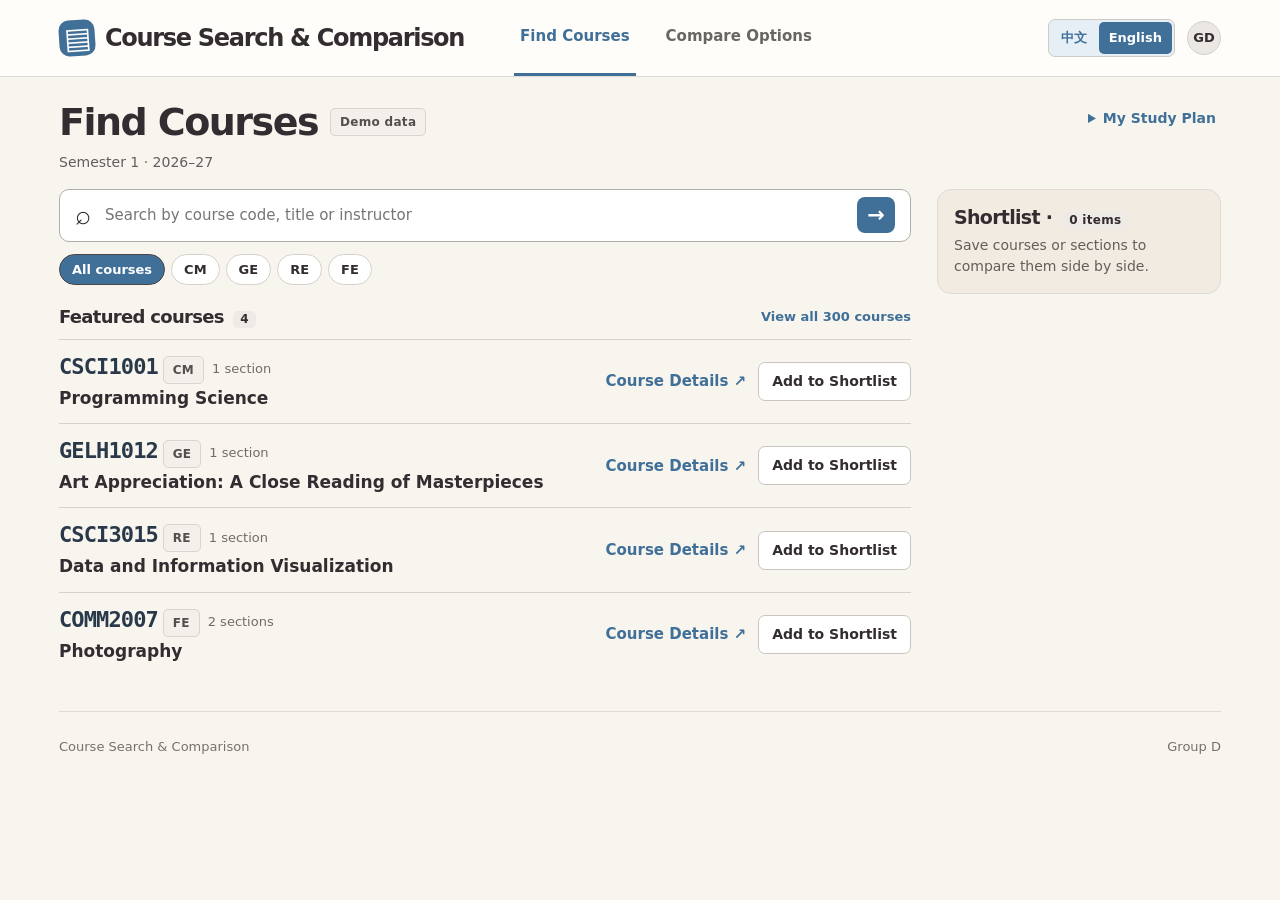
<file: index.html>
<!doctype html><html lang="en"><head><meta charset="UTF-8"><meta name="viewport" content="width=device-width,initial-scale=1"><meta name="theme-color" content="#406f98"><title>Course Search &amp; Comparison | Course workspace</title>  <script type="module" crossorigin src="./assets/index-B8xFRkm_.js"></script>
  <link rel="stylesheet" crossorigin href="./assets/index-DzxUaMW-.css">
</head><body style="margin:0"><div id="root"></div></body></html>
</file>
<file: assets/index-DzxUaMW-.css>
*{box-sizing:border-box}body{font:15px/1.5 Segoe UI,Arial,sans-serif;color:#322e2a;background:#faf6f2}button,input,select{font:inherit}button,select{cursor:pointer}button,a,input,select{outline-offset:4px}button{color:inherit;border:0;background:transparent;font-weight:600}a,.link{color:#534f4b;font-weight:650}.link{padding:8px 0}.bar,main{max-width:1250px;margin:auto;padding:0 44px}header{background:#fff;border-bottom:1px solid #dedad6}.bar,.brand,.user,nav,.cardTop,.actions,.resultHead,.title,.context,.panelHead,.shortlist li,footer{display:flex;align-items:center;justify-content:space-between;gap:12px}.bar{height:76px}.brand{font-size:24px;letter-spacing:-1.3px;font-weight:750;gap:10px}.brand i,.user i{display:grid;place-items:center;font-style:normal}.brand i{width:36px;height:36px;background:#4b4743;color:#fff9dc;border-radius:10px;font-size:29px;line-height:1;transform:rotate(-4deg)}nav{height:100%;gap:24px;margin-right:auto;margin-left:38px}nav button{height:100%;border-bottom:3px solid transparent;color:#696561}nav .here{border-color:#5b5753;color:#403c38}.user{font-size:13px}.user i{background:#ebe7e3;border:1px solid #d4d0cc;width:34px;height:34px;border-radius:50%;font-weight:700}.context{margin:25px 0 32px;color:#706c68;font-size:13px}select{padding:8px;border:1px solid #d3cfcb;border-radius:6px;background:#fff;color:#393531;max-width:100%}.context select{margin-left:6px}.title{justify-content:flex-start;align-items:flex-end;gap:18px}.title .tag{margin-bottom:8px}small{display:block;color:#65615d;font-size:11px;letter-spacing:1.4px;font-weight:750}.tag,.code,em{display:inline-block;font-style:normal;font-size:12px;font-weight:650;border-radius:5px;letter-spacing:.3px}.tag{padding:4px 9px;border:1px solid #d8d4d0;background:#f3efeb;color:#534f4b}.code{background:#f1ede9;color:#4c4844;padding:3px 8px;font-family:Consolas,monospace;font-size:13px}h1,h2,h3,p{margin:0}h1{font-size:clamp(36px,4vw,53px);letter-spacing:-2.6px;line-height:1.13;margin-top:6px;font-weight:640}h2{font-size:22px;letter-spacing:-.7px;line-height:1.25}h3{font-size:18px;line-height:1.35;margin:5px 0 10px}p{color:#625e5a}.intro{margin:12px 0 23px}.findLayout,.scheduleLayout{display:grid;gap:26px;grid-template-columns:minmax(0,1fr) 284px;align-items:start}.rail,.card,.panel,.tray,.compareScroll{border:1px solid #dfdbd7;border-radius:14px;background:#fff}.rail{margin-top:57px;padding:23px;background:#f4f0ec}.rail h2{margin:7px 0 12px}.rail p{margin-bottom:20px}.rail .primary{width:100%;display:flex;justify-content:space-between}.rail .subtle{font-size:12px;margin:12px 0 0}.railArt{height:78px;position:relative;overflow:hidden}.sheet{position:absolute;left:12px;top:8px;width:55px;height:55px;border:1.6px solid #686460;border-radius:7px;background:#dad6d2;transform:rotate(-12deg)}.sheet.front{left:29px;top:13px;background:#fefaf6;transform:rotate(8deg);padding:10px}.sheet i{display:block;height:3px;margin:5px 0;background:#9b9793}.sheet i:last-child{width:55%}.search{display:flex;align-items:center;gap:12px;border:1.5px solid #b1ada9;border-radius:10px;padding:10px 15px;background:#fff;height:53px}.search span{font-size:27px}.search input{border:none;width:100%;outline:none;color:#393531}.search:focus-within{outline:2px solid #736f6b}.resultHead{margin:26px 0 13px}.resultHead h2{font-size:18px}.resultHead span,.muted,.subtle{font-size:13px;color:#706c68}em{padding:1px 7px;background:#eeeae6;margin-left:4px}.card{padding:20px 23px;margin-bottom:12px}.card h2{margin:9px 0 6px}.summary{display:-webkit-box;-webkit-line-clamp:2;-webkit-box-orient:vertical;overflow:hidden}.actions{margin-top:17px}.outline,.saved,.primary,.mode button{border-radius:7px;padding:8px 13px;font-size:14px}.outline,.saved{border:1px solid #c9c5c1;background:#fff}.primary,.saved{background:#4a4642;color:#fff}.primary:hover,.saved:hover{background:#37332f}.outline:hover,.link:hover{background:#f6f2ee}.primary{padding:10px 15px}.details{margin-top:16px;padding-top:18px;border-top:1px solid #dfdbd7}.details p,.sectionItem p{margin:6px 0}.details small,.tray small,table small{letter-spacing:.4px}dl{display:grid;grid-template-columns:repeat(3,1fr);gap:12px}dt{color:#736f6b;font-size:12px}dd{margin:2px 0}.sectionItem{border:1px solid #dfdbd7;border-radius:9px;background:#fffbf7;padding:13px;margin-top:12px}.meetings{padding:0;list-style:none;font-size:13px}.meetings li{margin:4px 0}.meetings b{color:#524e4a}hr{border:0;border-top:1px solid #dedad6;margin:18px 0}.shortlist{padding:0;list-style:none}.shortlist li{border-bottom:1px solid #d7d3cf;padding:6px 0}.mode{display:flex;gap:3px;background:#ece8e4;padding:4px;border-radius:9px;width:fit-content;margin:22px 0}.mode .active{background:#fff;box-shadow:0 1px 3px #20473222}.compareScroll,.calendarScroll{overflow-x:auto}.compareScroll{margin:15px 0 22px}table{border-collapse:collapse;width:100%}th,td{text-align:left;vertical-align:top;padding:17px;min-width:220px;border:1px solid #e4e0dc}th:first-child{min-width:150px;background:#f7f3ef}table small{margin-top:6px}th h3{margin:10px 0}.calendar,.tray{padding:18px}.panelHead{margin-bottom:12px}.legend{display:flex;flex-wrap:wrap;gap:14px;font-size:12px;margin-bottom:14px}.legend span:nth-child(2){color:#216378}.legend span:nth-child(3){color:#a52b33}.grid{min-width:490px;display:grid;grid-template-columns:46px repeat(5,minmax(0,1fr));font-size:12px}.grid>strong{text-align:center;color:#686460;padding:7px 0}.day,.axis{position:relative;height:calc(var(--hours)*62px)}.day{border-left:1px solid #e2deda;background:repeating-linear-gradient(to bottom,#e5e1dd 0 1px,transparent 1px 62px)}.axis span{height:62px;display:block;font-size:11px}.block{position:absolute;left:2%;width:96%;border-radius:5px;padding:2px 4px;display:flex;flex-direction:column;line-height:1.2;font-size:10px;overflow:hidden;animation:appear .2s ease-out}.block b,.block span{position:relative}.existing{background:#e5e1dd;border-left:3px solid #797571}.added{background:#e4e0dc;border-left:3px solid #635f5b}.preview{color:#174e61;background:#dfedf2;border:1px dashed #357c8f}.split{width:48%}.right{left:51%}.redZone{position:absolute;left:0;right:0;background:repeating-linear-gradient(135deg,#f9c2c1 0 4px,#f9d4ce 4px 8px)}.coursePick{display:flex;align-items:center;gap:9px;margin:0 0 15px}.coursePick select{min-width:0}.scheduleLayout{grid-template-columns:minmax(0,1fr) 310px}.tray>p{font-size:13px;margin:8px 0}.tray h2{margin-top:6px}.selected{border-color:#817d79}.feedback,.note{background:#f2eeea;border:1px solid #cfcbc7;padding:16px;border-radius:10px;margin:12px 0;animation:appear .2s}.feedback p{margin:6px 0 12px}.warning{background:#fff4ef;border-color:#e9b8aa}.warning h3{color:#963536}.empty{padding:24px}.empty p{margin:8px 0 16px}footer{padding:25px 0;border-top:1px solid #dfdbd7;margin-top:35px;color:#75716d;font-size:13px}.login{max-width:470px;padding:34px;margin:8vh auto;background:#fff;border:1px solid #dfdbd7;border-radius:14px}.login .brand{justify-content:flex-start;margin-bottom:35px}.login label,.login input{display:block;width:100%;margin:8px 0}.login input{padding:9px;border:1px solid #bebab6;border-radius:5px}.login .primary{margin-top:12px}.note b{padding-left:6px}@keyframes appear{0%{opacity:.35;transform:translateY(2px)}to{opacity:1;transform:none}}@media(prefers-reduced-motion:reduce){*,*:before,*:after{animation:none!important;transition:none!important;scroll-behavior:auto!important}}@media(max-width:800px){.bar,main{padding-left:17px;padding-right:17px}.bar{flex-wrap:wrap;height:auto;padding-top:10px;gap:5px}.brand{font-size:21px}nav{order:3;width:100%;margin:0;justify-content:flex-start;gap:14px}nav button{padding:10px 0}.user span{display:none}.context{margin:15px 0 19px}.context>span{display:none}.context{justify-content:flex-end}.findLayout,.scheduleLayout{display:flex;flex-direction:column;gap:14px}.findLayout>*,.scheduleLayout>*{width:100%;min-width:0}.rail{margin:0}.intro{margin:9px 0 15px}.card{padding:16px}.resultHead{margin-top:18px}.resultHead span{font-size:11px}.tray{order:-1}.tray .sectionItem{margin-top:8px}.calendar{padding:12px;scroll-margin-top:12px}.grid{min-width:0;grid-template-columns:35px repeat(5,minmax(0,1fr))}.block{overflow-wrap:anywhere;font-size:9px}.split{width:48%;padding:1px}.calendar .legend{gap:8px}.coursePick{align-items:flex-start}.coursePick select{width:85%}th,td{min-width:190px;padding:12px}th:first-child{min-width:100px}dl{grid-template-columns:1fr 1fr}.title .tag{white-space:nowrap}.title{gap:9px}.login{margin:18px}.railArt{display:none}}.studyPlan{border-top:1px solid #d4d0cc;margin-top:16px;padding-top:12px}.studyPlan summary{font-weight:650;cursor:pointer}.studyPlan p{margin:10px 0}.studyPlan ul{font-size:13px;padding-left:17px}.studyPlan li+li{margin-top:5px}@media(max-width:900px){.user span{display:none}.brand{font-size:19px}.bar nav{margin-left:0}}.filters{display:flex;flex-wrap:wrap;gap:6px;margin-top:12px}.filters button{border:1px solid #d5d1cd;border-radius:20px;padding:5px 12px;font-size:13px;background:#fff}.filters button[aria-pressed=true]{background:#4a4642;color:#fff;border-color:#4a4642}.offeringNote{white-space:pre-line;font-size:13px}.scrollHint{display:none}@media(max-width:800px){.search input,.login input,select{font-size:16px}.outline,.link,.mode button,.filters button,.coursePick select,.primary{min-height:44px}.scrollHint{display:block;font-size:12px;margin:4px 0 8px}.calendarScroll,.compareScroll{overscroll-behavior-x:contain}.grid{min-width:600px;grid-template-columns:44px repeat(5,minmax(0,1fr))}.block{font-size:11px}.axis{position:sticky;left:0;z-index:1;background:#fff}.feedback button{margin-top:4px}.user button{font-size:13px}.coursePick select{max-width:calc(100% - 58px)}}@media(max-width:400px){.bar .brand{font-size:17px;letter-spacing:-.7px}.user{gap:5px}.brand{gap:6px}.brand i{width:28px;height:28px}}.card .code,th .code{font-size:clamp(22px,2vw,28px);font-weight:750;line-height:1.2;background:transparent;padding:0;letter-spacing:-.04em}.card h2,th h3{font-size:18px;font-weight:600}.block .blockCode{font:750 14px/1.05 Consolas,monospace;letter-spacing:-.04em}.blockTitle{font-size:10px;overflow:hidden;text-overflow:ellipsis;white-space:nowrap}.split .blockTitle{display:none}button{transition:transform .16s cubic-bezier(.2,.8,.3,1),background-color .16s,box-shadow .16s}button:active{transform:scale(.95);box-shadow:inset 0 0 0 2px #46705c33}.go{flex:none;background:#4c4844;color:#fff;border-radius:8px;width:38px;height:36px;font-size:21px}.language{border:1px solid #cecac6;border-radius:7px;padding:5px 9px;font-size:13px}.login>.language{float:right}.dropBlocked{outline:2px solid #b03e3e}.dropReady{outline:2px solid #76726e}.dropMessage{padding:8px 12px;border-radius:8px;margin:8px 0;background:#f1ede9;font-weight:650}.dropBlocked .dropMessage{background:#fae1dc;color:#86272c}.dropBlocked .redZone{animation:conflictGlow .7s ease-out infinite alternate}@keyframes conflictGlow{0%{box-shadow:inset 0 0 0 1px #a42f37}to{box-shadow:inset 0 0 0 3px #ba494e}}@media(max-width:800px){.calendar .grid{min-width:665px}.bar .user{margin-left:auto}.user i{display:none}.card .code{font-size:23px}.card h2{font-size:17px}}.creditPanel{border:1px solid #d8d4d0;border-radius:12px;background:#fff;margin:18px 0;padding:15px 19px;display:grid;grid-template-columns:minmax(180px,1fr) minmax(180px,1fr);gap:5px 26px}.creditHead,.creditTotal{display:flex;gap:10px;align-items:baseline}.creditHead h2{font-size:19px}.creditHead span,.creditMeta,.creditRows small{color:#686460;font-size:13px;letter-spacing:0;font-weight:400}.creditTotal{justify-content:flex-end}.creditTotal b{font-size:21px;color:#4a4642}.creditPanel progress{width:100%;height:9px;border:0;border-radius:8px;background:#eae6e2;appearance:none;align-self:center}.creditPanel progress::-webkit-progress-bar{background:#eae6e2;border-radius:8px}.creditPanel progress::-webkit-progress-value{background:#625e5a;border-radius:8px}.creditPanel progress::-moz-progress-bar{background:#625e5a;border-radius:8px}.creditMeta{text-align:right}.creditPanel .studyPlan{grid-column:1/-1;margin:3px 0 0;padding-top:7px}.creditRows{display:grid;grid-template-columns:repeat(auto-fit,minmax(180px,1fr));gap:12px;margin-top:12px}.creditRows>div{display:grid;gap:4px;border:1px solid #e5e1dd;border-radius:8px;padding:10px}.exampleToggle{margin-bottom:14px}.exampleToggle label{cursor:pointer;font-weight:600}.exampleToggle small{letter-spacing:0}@media(max-width:650px){.creditPanel{grid-template-columns:1fr;gap:5px;padding:12px}.creditTotal{justify-content:flex-start}.creditMeta{text-align:left}.creditPanel .studyPlan{grid-column:1}.creditRows{grid-template-columns:1fr 1fr}}.language{display:inline-flex;align-items:center;background:#f4f0ec;padding:2px;gap:2px;white-space:nowrap}.language button{border:0;border-radius:5px;min-height:32px;padding:4px 10px;background:transparent}.language button[aria-pressed=true]{background:#4a4642;color:#fff}.login>.language{float:none;display:flex;width:fit-content;margin:0 0 16px auto}@media(max-width:800px){.language button{min-height:44px}.bar{display:grid;grid-template-columns:minmax(0,1fr) auto}.bar nav{grid-column:1/-1}.bar .brand{justify-content:flex-start}}.courseName{font:inherit;padding:0;text-align:start}.prereqPanel{background:#f6f2ee;border:1px solid #d8d4d0;border-radius:9px;padding:12px;margin:0 0 15px}.prereqPanel dl{display:block;margin:0}.prereqPanel dd{font-weight:700}.prereqPanel ul{list-style:none;padding:0;margin:6px 0 0}.prereqPanel li{display:flex;flex-wrap:wrap;align-items:baseline;justify-content:space-between;gap:3px 12px;padding:4px 0}.prereqPanel strong{font-size:13px}.termCredits{display:flex;flex-wrap:wrap;align-items:center;gap:7px 18px;padding:9px 14px;border:1px solid #d7d3cf;border-radius:8px;background:#f6f2ee}.termCredits span{font-size:13px;color:#5c5854}.scheduleLayout>*{min-width:0}.trayList{max-height:72vh;overflow-y:auto;padding:2px}.candidateCode{font:750 19px/1.25 Consolas,monospace;color:#4c4844}.tray .candidateTitle{font-weight:600;color:#3b3733}.touchHint{display:none}.termCredits{margin:8px 0 14px}@media(max-width:800px){.tray .deskHint{display:none}.tray .touchHint{display:block}.trayList{display:flex;gap:10px;overflow-x:auto;max-height:none;scroll-snap-type:x mandatory;padding:4px 3px 10px}.trayList .sectionItem{flex:0 0 min(85%,330px);min-width:0;scroll-snap-align:start;margin:0}.trayList .sectionItem .outline{width:100%}}.block[data-block=added],.block[data-block=existing]{cursor:pointer}.removeBlock{position:absolute;z-index:2;top:0;right:0;min-width:28px;min-height:28px;background:#fff;border:1px solid #b0aca8;border-radius:5px;line-height:1;font-size:20px;opacity:0;pointer-events:none}.block[data-editing=true] .removeBlock,.block:focus-within .removeBlock{opacity:1;pointer-events:auto}@media(hover:hover){.block:hover .removeBlock{opacity:1;pointer-events:auto}}@media(pointer:coarse){.removeBlock{min-height:42px;min-width:42px}}.creditPanel .officialPlan{grid-column:1/-1;justify-self:start;padding:4px 0;font-size:14px}.topAlert{position:fixed;z-index:20;inset:max(8px,env(safe-area-inset-top)) 12px auto;margin:auto;width:fit-content;max-width:min(680px,calc(100% - 24px));box-sizing:border-box;background:#fff1ef;color:#862322;border:1px solid #ce625c;border-left:5px solid #b52929;border-radius:10px;padding:11px 14px;box-shadow:0 4px 14px #51232320;display:flex;align-items:flex-start;gap:12px;pointer-events:none}.topAlert p{margin:3px 0 0;color:#832c29}.topAlert button{pointer-events:auto;min-width:36px;min-height:36px;font-size:20px}.topAlert{position:sticky;top:0;max-height:35vh;overflow:auto}.returnTarget{outline:2px dashed #696561;background:#f9f5f1}.blockTools{display:flex;align-items:center;justify-content:space-between;gap:8px;padding:8px;background:#f4f0ec;border-radius:7px;margin:6px 0}@media(min-width:801px){.topAlert{position:fixed;top:8px}}.alternativeActions{display:flex;flex-wrap:wrap;gap:8px;margin-top:8px}.topAlert .alternativeActions button{font-size:14px;min-height:44px}.tray .empty{padding:14px;margin:12px 0}.empty+.calendar{margin-top:16px}:root{--paper:#f8f5ef;--surface:#fffdf9;--ink:#332c30;--muted:#645c60;--accent:#406f98;--accent-hover:#325d83;--accent-wash:#e7eff6;--rule:#d9d1c8;--success:#285e49;--success-wash:#eaf3ec;--warning:#775018;--warning-wash:#fff2d9;--conflict:#9b2737;--alert-wash:#fff0ed}body{background:var(--paper);color:var(--ink);font-family:system-ui,-apple-system,Segoe UI,PingFang SC,Microsoft YaHei,sans-serif}header,.card,.calendar,.compareScroll,.tray,.login,.creditPanel{background:var(--surface)}a,.link,nav .here,.courseName:hover{color:var(--accent)}nav .here{border-color:var(--accent)}.primary,.go,.brand i,.filters button[aria-pressed=true],.language button[aria-pressed=true]{background:var(--accent);color:#fff}.primary:hover,.go:hover{background:var(--accent-hover)}.saved,.selected,.language,.mode{background:var(--accent-wash);color:var(--accent)}.saved,.selected{border-color:var(--accent)}.saved:hover{background:#d9e6f1;color:var(--accent-hover)}:focus-visible{outline:2px solid var(--accent)}.search:focus-within{outline-color:var(--accent)}.creditPanel progress::-webkit-progress-value{background:var(--accent)}.creditPanel progress::-moz-progress-bar{background:var(--accent)}.creditTotal b{color:var(--accent)}.rail{background:#f1ebe2}.railArt{display:none}[data-tone=sky]{--course-ink:#42718d;--course-fill:#d5e8f4}[data-tone=mint]{--course-ink:#467555;--course-fill:#d0e7d5}[data-tone=lilac]{--course-ink:#87588e;--course-fill:#eed9f1}[data-tone=sand]{--course-ink:#89703b;--course-fill:#f5e4b5}[data-tone=slate]{--course-ink:#516577;--course-fill:#d5dde4}[data-tone=lime]{--course-ink:#63782d;--course-fill:#e1eebd}[data-tone=teal]{--course-ink:#356766;--course-fill:#dceceb}[data-tone=apricot]{--course-ink:#89502e;--course-fill:#f6e1d0}[data-tone=lavender]{--course-ink:#665484;--course-fill:#e9e2f1}[data-tone=olive]{--course-ink:#596030;--course-fill:#e6ead4}[data-tone=rose]{--course-ink:#854e64;--course-fill:#f2e1e7}[data-tone=ochre]{--course-ink:#775d2d;--course-fill:#f0e7cf}[data-tone] .code,.candidateCode,.blockCode{color:#29394a}.tray article{border-inline-start:4px solid var(--course-ink)}.block.added,.block.existing,.block.preview{border:1px solid var(--course-ink);border-inline-start-width:4px;color:var(--ink);background:var(--course-fill)}.block.existing{border-inline-start-style:double}.block.preview{border:2px dashed var(--course-ink);background:color-mix(in srgb,var(--course-fill) 55%,white)}.legend span:nth-child(2){color:var(--muted)}.legend span:nth-child(3){color:var(--conflict)}.redZone{background:repeating-linear-gradient(135deg,#eeb0ae 0 3px,#ffdbd4 3px 7px)}.dropBlocked .redZone{animation-iteration-count:1}.feedback[role=status],.dropReady .dropMessage{background:var(--success-wash);color:var(--success)}.dropReady,.returnTarget{outline-color:var(--accent)}.topAlert.conflictAlert,.feedback.warning{background:var(--alert-wash);border-color:var(--conflict)}.topAlert.warningAlert{background:var(--warning-wash);border-color:var(--warning);color:var(--warning)}.warningAlert p{color:var(--warning)}.discovery{position:relative;padding-top:24px}.discoveryTitle,.discoveryMeta{display:flex;align-items:center;gap:12px;flex-wrap:wrap}.discoveryTitle h1{font-size:clamp(28px,3vw,38px);margin:0;letter-spacing:-.04em}.discoveryMeta{margin:8px 0 16px;font-size:14px;color:var(--muted)}.discoveryMeta select{margin-inline-start:5px;padding:4px 7px}.planEntry>summary{position:absolute;right:44px;top:26px;cursor:pointer;color:var(--accent);font-weight:600;font-size:14px;padding:5px}.planEntry>summary:focus-visible{outline:2px solid var(--accent)}.discovery .rail{margin:0;padding:16px}.discovery .rail h2{font-size:19px;margin:0 0 5px}.discovery .rail p{margin:0;font-size:14px}.discovery .card{display:grid;grid-template-columns:minmax(0,1fr) auto;align-items:center;gap:4px 12px;background:transparent;border:0;border-top:1px solid var(--rule);border-radius:0;margin:0;padding:14px 0}.discovery .cardTop{justify-content:flex-start;gap:8px}.discovery .cardTop .muted{font-size:13px}.discovery .card h2{grid-area:2/1;margin:0;font-size:17px;overflow-wrap:anywhere}.discovery .card .code{font-size:22px}.discovery .actions{grid-column:2;grid-row:1/3;margin:0;gap:12px}.discovery .details{grid-column:1/-1}.discovery .resultHead{margin:14px 0 4px}@media(max-width:1000px){.discovery .actions{grid-column:1/-1;grid-row:auto;justify-content:flex-start}.discovery .card{grid-template-columns:1fr}}@media(max-width:800px){.discovery{padding-top:14px}.planEntry>summary{top:16px;right:17px}.discoveryTitle{padding-right:115px;gap:6px}.discoveryTitle .tag{font-size:11px}.discoveryMeta{gap:6px 12px;margin:8px 0 12px}.discovery .actions{justify-content:space-between}.discovery .card{padding:10px 0;gap:2px}.discovery .rail{order:1}.discovery .filters{gap:4px}.discovery .filters button{min-height:36px}.discovery .details{min-width:0}}
</file>
